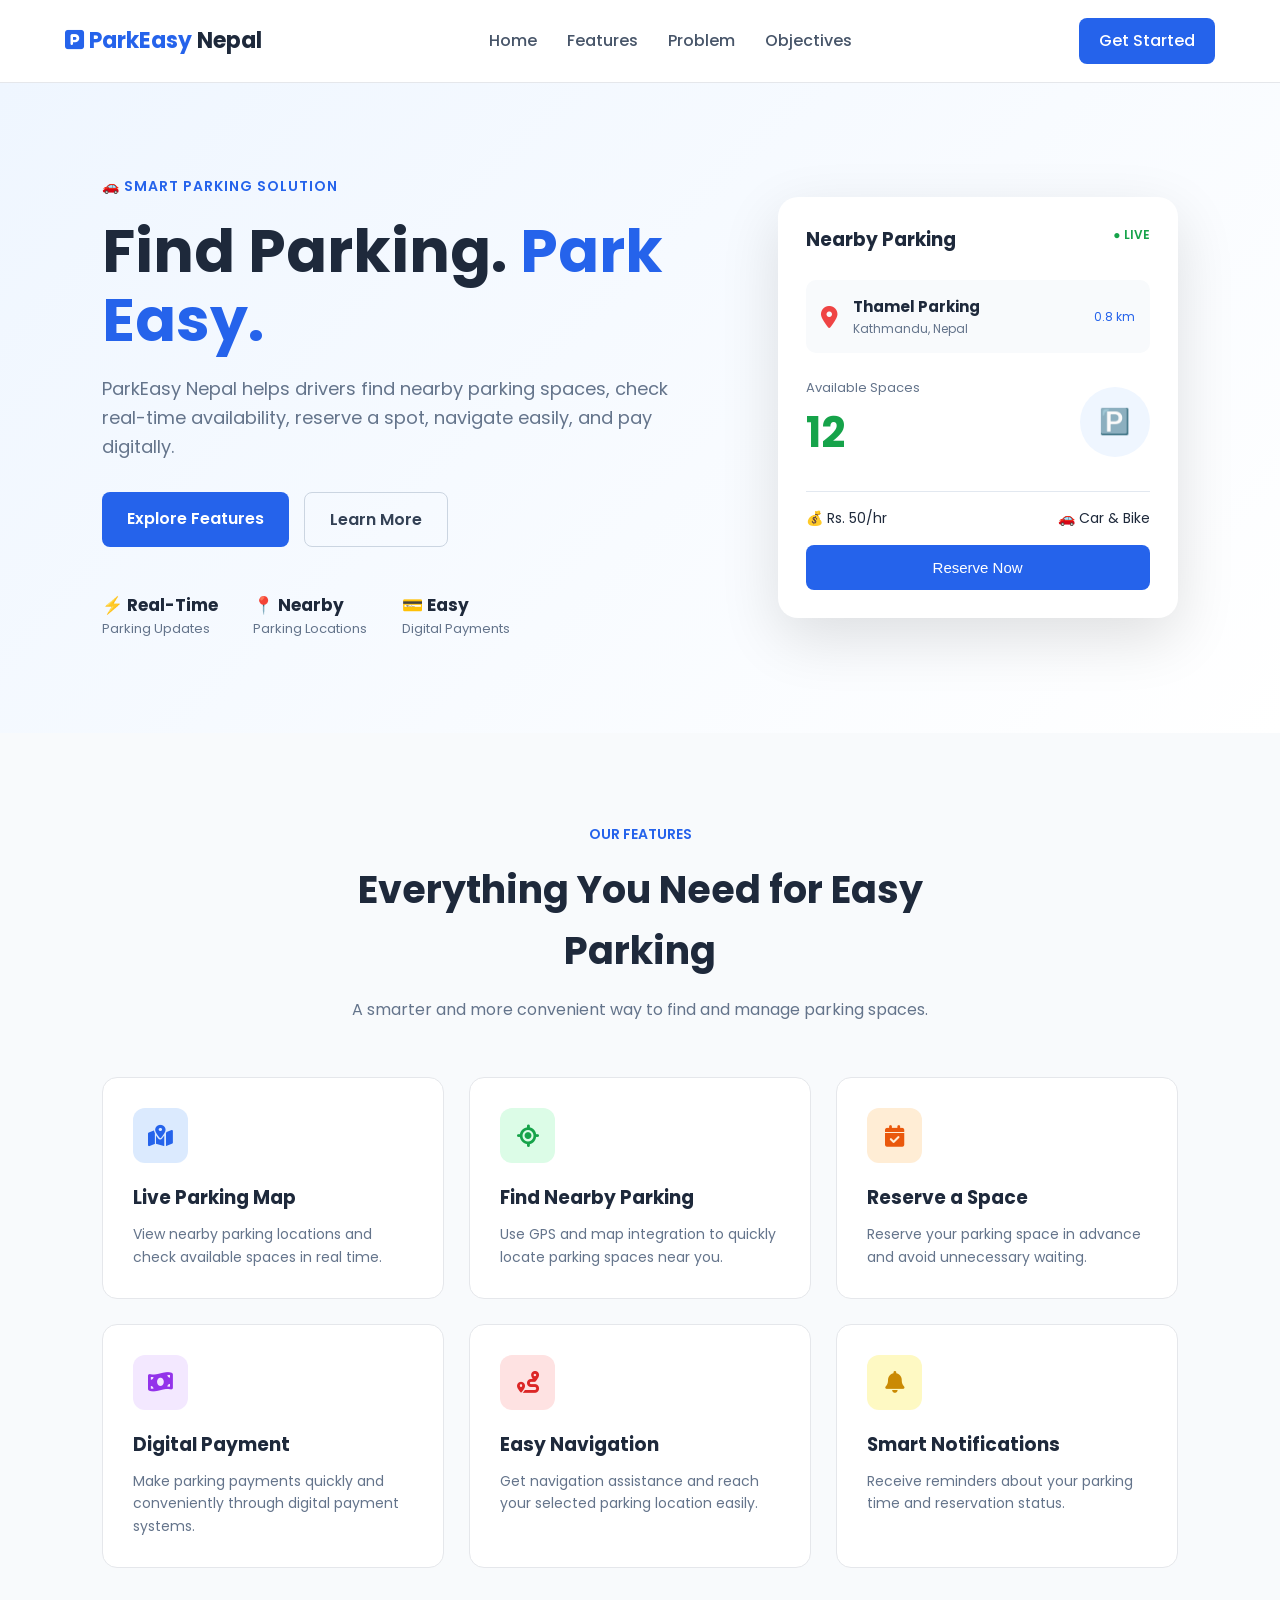
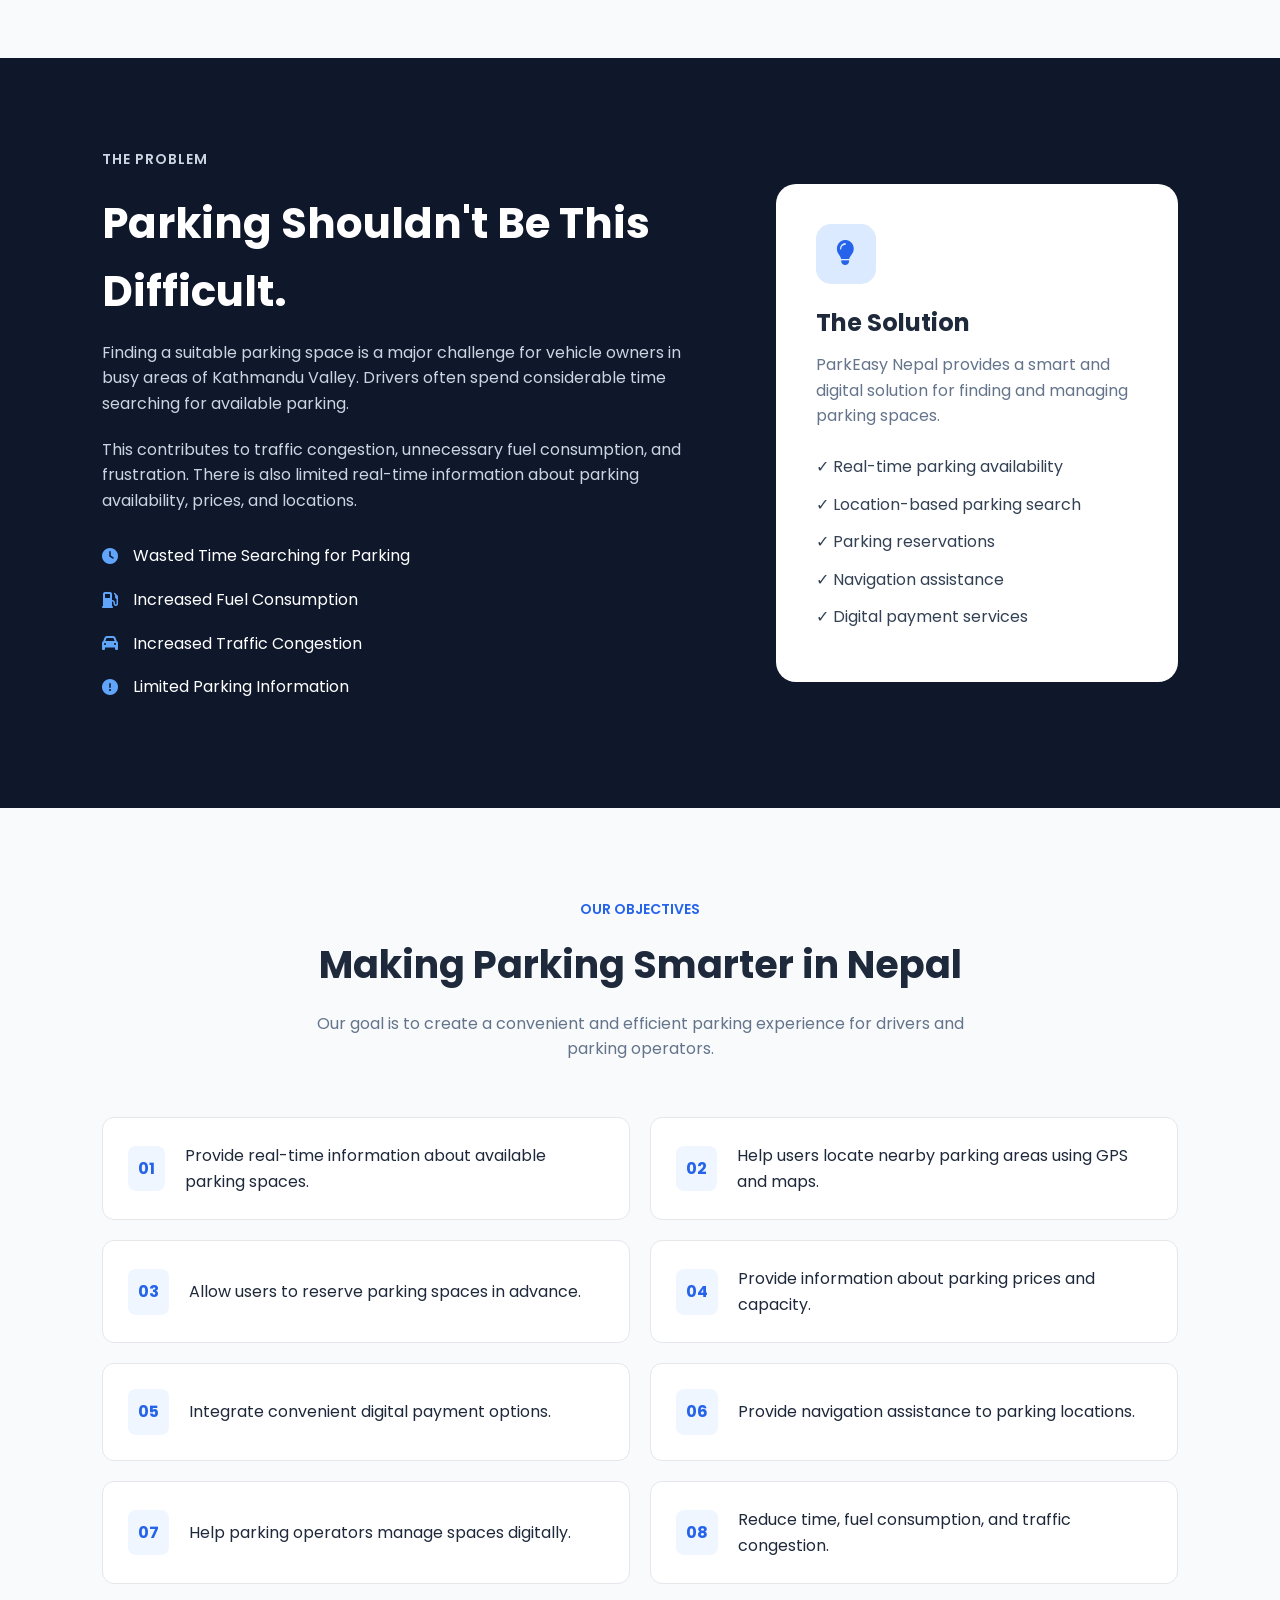
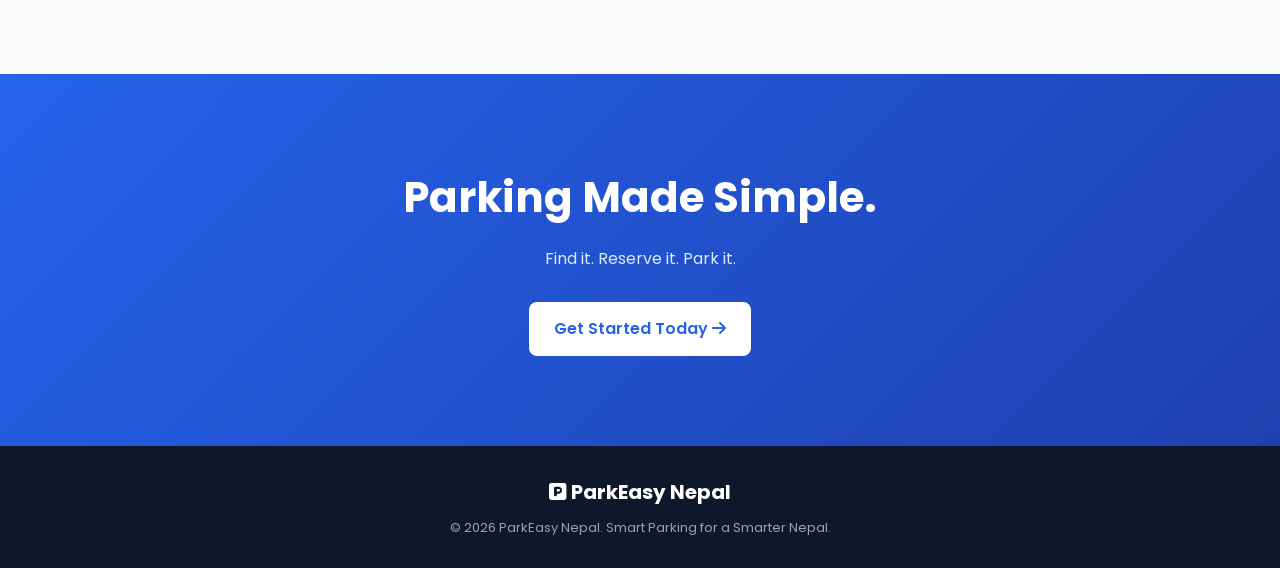
<file: index.html>
<!DOCTYPE html>
<html lang="en">
<head>
    <meta charset="UTF-8">
    <meta name="viewport" content="width=device-width, initial-scale=1.0">

    <title>ParkEasy Nepal | Smart Parking Made Easy</title>

    <link rel="stylesheet" href="style.css">

    <!-- Font Awesome Icons -->
    <link rel="stylesheet"
        href="https://cdnjs.cloudflare.com/ajax/libs/font-awesome/6.5.1/css/all.min.css">
</head>

<body>

    <!-- Navigation Bar -->
    <header>
        <nav class="navbar">

            <div class="logo">
                <i class="fa-solid fa-square-parking"></i>
                ParkEasy <span>Nepal</span>
            </div>

            <ul class="nav-links">
                <li><a href="#home">Home</a></li>
                <li><a href="#features">Features</a></li>
                <li><a href="#problem">Problem</a></li>
                <li><a href="#objectives">Objectives</a></li>
            </ul>

            <a href="#download" class="nav-btn">Get Started</a>

        </nav>
    </header>


    <!-- Hero Section -->
    <section class="hero" id="home">

        <div class="hero-content">

            <p class="tag">🚗 SMART PARKING SOLUTION</p>

            <h1>
                Find Parking.
                <span>Park Easy.</span>
            </h1>

            <p class="hero-text">
                ParkEasy Nepal helps drivers find nearby parking spaces,
                check real-time availability, reserve a spot, navigate
                easily, and pay digitally.
            </p>

            <div class="hero-buttons">
                <a href="#features" class="primary-btn">
                    Explore Features
                </a>

                <a href="#problem" class="secondary-btn">
                    Learn More
                </a>
            </div>

            <div class="stats">

                <div>
                    <h3>⚡ Real-Time</h3>
                    <p>Parking Updates</p>
                </div>

                <div>
                    <h3>📍 Nearby</h3>
                    <p>Parking Locations</p>
                </div>

                <div>
                    <h3>💳 Easy</h3>
                    <p>Digital Payments</p>
                </div>

            </div>

        </div>


        <div class="hero-image">

            <div class="parking-card">

                <div class="card-header">
                    <h3>Nearby Parking</h3>
                    <span class="live">● LIVE</span>
                </div>

                <div class="parking-location">
                    <i class="fa-solid fa-location-dot"></i>

                    <div>
                        <h4>Thamel Parking</h4>
                        <p>Kathmandu, Nepal</p>
                    </div>

                    <span class="distance">0.8 km</span>
                </div>

                <div class="availability">

                    <div>
                        <p>Available Spaces</p>
                        <h2>12</h2>
                    </div>

                    <div class="circle">
                        🅿️
                    </div>

                </div>

                <div class="parking-info">
                    <span>💰 Rs. 50/hr</span>
                    <span>🚗 Car & Bike</span>
                </div>

                <button>Reserve Now</button>

            </div>

        </div>

    </section>


    <!-- Features Section -->
    <section class="features" id="features">

        <div class="section-title">

            <p>OUR FEATURES</p>

            <h2>Everything You Need for Easy Parking</h2>

            <span>
                A smarter and more convenient way to find and manage
                parking spaces.
            </span>

        </div>


        <div class="feature-grid">

            <div class="feature-card">

                <div class="icon blue">
                    <i class="fa-solid fa-map-location-dot"></i>
                </div>

                <h3>Live Parking Map</h3>

                <p>
                    View nearby parking locations and check available
                    spaces in real time.
                </p>

            </div>


            <div class="feature-card">

                <div class="icon green">
                    <i class="fa-solid fa-location-crosshairs"></i>
                </div>

                <h3>Find Nearby Parking</h3>

                <p>
                    Use GPS and map integration to quickly locate
                    parking spaces near you.
                </p>

            </div>


            <div class="feature-card">

                <div class="icon orange">
                    <i class="fa-solid fa-calendar-check"></i>
                </div>

                <h3>Reserve a Space</h3>

                <p>
                    Reserve your parking space in advance and avoid
                    unnecessary waiting.
                </p>

            </div>


            <div class="feature-card">

                <div class="icon purple">
                    <i class="fa-solid fa-money-bill-wave"></i>
                </div>

                <h3>Digital Payment</h3>

                <p>
                    Make parking payments quickly and conveniently
                    through digital payment systems.
                </p>

            </div>


            <div class="feature-card">

                <div class="icon red">
                    <i class="fa-solid fa-route"></i>
                </div>

                <h3>Easy Navigation</h3>

                <p>
                    Get navigation assistance and reach your selected
                    parking location easily.
                </p>

            </div>


            <div class="feature-card">

                <div class="icon yellow">
                    <i class="fa-solid fa-bell"></i>
                </div>

                <h3>Smart Notifications</h3>

                <p>
                    Receive reminders about your parking time and
                    reservation status.
                </p>

            </div>

        </div>

    </section>


    <!-- Problem Section -->
    <section class="problem" id="problem">

        <div class="problem-content">

            <div class="problem-text">

                <p class="section-tag">THE PROBLEM</p>

                <h2>Parking Shouldn't Be This Difficult.</h2>

                <p>
                    Finding a suitable parking space is a major challenge
                    for vehicle owners in busy areas of Kathmandu Valley.
                    Drivers often spend considerable time searching for
                    available parking.
                </p>

                <p>
                    This contributes to traffic congestion, unnecessary
                    fuel consumption, and frustration. There is also
                    limited real-time information about parking
                    availability, prices, and locations.
                </p>

                <div class="problem-points">

                    <div>
                        <i class="fa-solid fa-clock"></i>
                        <span>Wasted Time Searching for Parking</span>
                    </div>

                    <div>
                        <i class="fa-solid fa-gas-pump"></i>
                        <span>Increased Fuel Consumption</span>
                    </div>

                    <div>
                        <i class="fa-solid fa-car"></i>
                        <span>Increased Traffic Congestion</span>
                    </div>

                    <div>
                        <i class="fa-solid fa-circle-exclamation"></i>
                        <span>Limited Parking Information</span>
                    </div>

                </div>

            </div>


            <div class="solution-box">

                <div class="solution-icon">
                    <i class="fa-solid fa-lightbulb"></i>
                </div>

                <h2>The Solution</h2>

                <p>
                    ParkEasy Nepal provides a smart and digital solution
                    for finding and managing parking spaces.
                </p>

                <ul>
                    <li>✓ Real-time parking availability</li>
                    <li>✓ Location-based parking search</li>
                    <li>✓ Parking reservations</li>
                    <li>✓ Navigation assistance</li>
                    <li>✓ Digital payment services</li>
                </ul>

            </div>

        </div>

    </section>


    <!-- Objectives Section -->
    <section class="objectives" id="objectives">

        <div class="section-title">

            <p>OUR OBJECTIVES</p>

            <h2>Making Parking Smarter in Nepal</h2>

            <span>
                Our goal is to create a convenient and efficient parking
                experience for drivers and parking operators.
            </span>

        </div>


        <div class="objective-grid">

            <div class="objective-card">
                <span>01</span>
                <p>Provide real-time information about available parking spaces.</p>
            </div>

            <div class="objective-card">
                <span>02</span>
                <p>Help users locate nearby parking areas using GPS and maps.</p>
            </div>

            <div class="objective-card">
                <span>03</span>
                <p>Allow users to reserve parking spaces in advance.</p>
            </div>

            <div class="objective-card">
                <span>04</span>
                <p>Provide information about parking prices and capacity.</p>
            </div>

            <div class="objective-card">
                <span>05</span>
                <p>Integrate convenient digital payment options.</p>
            </div>

            <div class="objective-card">
                <span>06</span>
                <p>Provide navigation assistance to parking locations.</p>
            </div>

            <div class="objective-card">
                <span>07</span>
                <p>Help parking operators manage spaces digitally.</p>
            </div>

            <div class="objective-card">
                <span>08</span>
                <p>Reduce time, fuel consumption, and traffic congestion.</p>
            </div>

        </div>

    </section>


    <!-- Call to Action -->
    <section class="cta" id="download">

        <h2>Parking Made Simple.</h2>

        <p>
            Find it. Reserve it. Park it.
        </p>

        <a href="#" class="primary-btn">
            Get Started Today
            <i class="fa-solid fa-arrow-right"></i>
        </a>

    </section>


    <!-- Footer -->
    <footer>

        <div class="footer-logo">
            <i class="fa-solid fa-square-parking"></i>
            ParkEasy Nepal
        </div>

        <p>
            © 2026 ParkEasy Nepal. Smart Parking for a Smarter Nepal.
        </p>

    </footer>

</body>
</html>
</file>
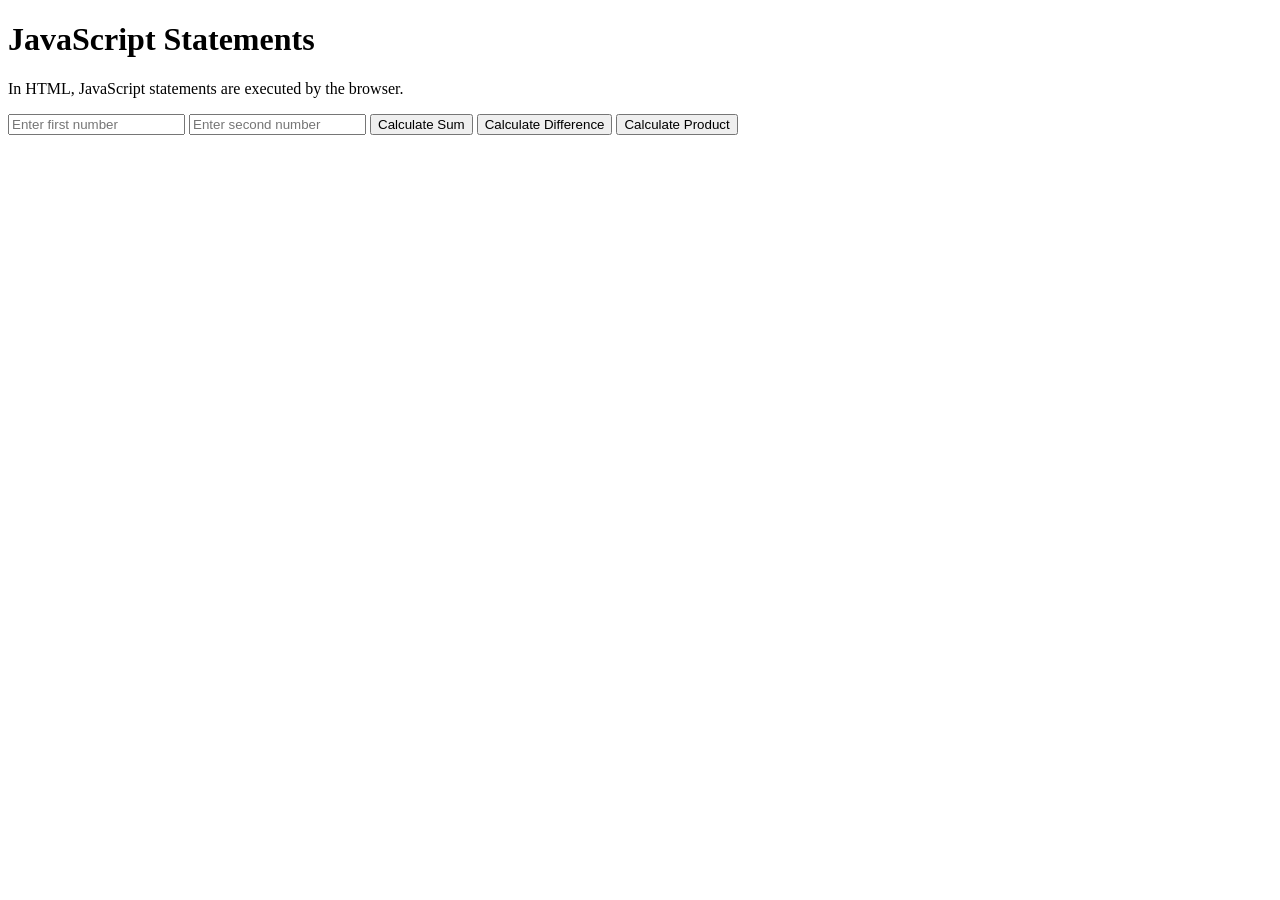
<file: javascript.html>
<!DOCTYPE html>
<html>
   <head>
      <title>JavaScript Sum</title>
      <script src="javascript.js"></script>
   </head>
   <body>
      <h1>JavaScript Statements</h1>
      <p>In HTML, JavaScript statements are executed by the browser.</p>

      <input type="text" id="number 1" placeholder="Enter first number">
      <input type="text" id="number 2" placeholder="Enter second number">
      
      <button onclick="sum()">Calculate Sum</button>
      <button onclick="difference()">Calculate Difference</button>
      <button onclick="product()">Calculate Product</button>

      <p id="result"></p>
 

   </body>
   </html>
</file>
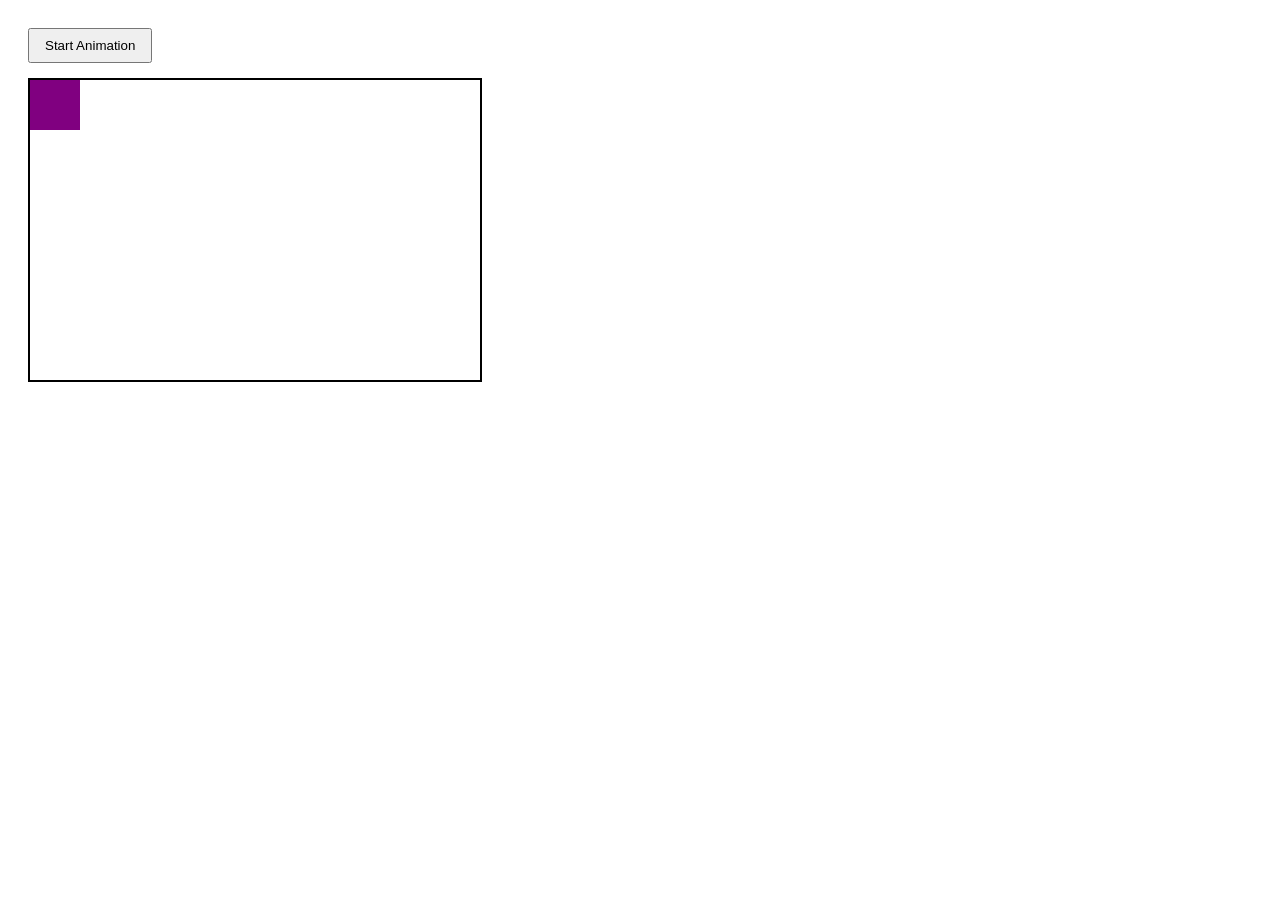
<file: Week 3/animation.html>
<!DOCTYPE html>
<html>
<head>
    <title>jQuery Box Animation</title>

    <script src="https://ajax.googleapis.com/ajax/libs/jquery/3.7.1/jquery.min.js"></script>

    <style>
        body {
            font-family: Arial;
            padding: 20px;
        }

        button {
            padding: 8px 15px;
            margin-bottom: 15px;
        }

        .container {
            width: 450px;
            height: 300px;
            border: 2px solid black;
            position: relative;
        }

        #box {
            width: 50px;
            height: 50px;
            background: purple;
            position: absolute;
            top: 0;
            left: 0;
        }
    </style>
</head>

<body>

    <button id="start">Start Animation</button>

    <div class="container">
        <div id="box"></div>
    </div>

    <script>
        $(document).ready(function () {

            $("#start").click(function () {

                $("#box")
                    .animate({ top: "250px" }, 1000, function () {
                        $(this).css("background", "blue");
                    })

                    .animate({ left: "400px" }, 1000, function () {
                        $(this).css("background", "green");
                    })

                    .animate({ top: "0px" }, 1000, function () {
                        $(this).css("background", "orange");
                    })

                    .animate({ left: "0px" }, 1000, function () {
                        $(this).css("background", "red");
                    });

            });

        });
    </script>

</body>
</html>
</file>
<file: style.css>
/* Google Font */
@import url('https://fonts.googleapis.com/css2?family=Poppins:wght@400;500;600;700;800&display=swap');


/* Reset */

* {
    margin: 0;
    padding: 0;
    box-sizing: border-box;
}


/* Body */

body {
    font-family: "Poppins", sans-serif;
    background-color: #f8fafc;
    color: #1e293b;
    line-height: 1.6;
}


/* Navigation */

header {
    background: white;
    position: sticky;
    top: 0;
    z-index: 100;
    border-bottom: 1px solid #e5e7eb;
}


.navbar {
    max-width: 1200px;
    margin: auto;
    padding: 18px 25px;

    display: flex;
    justify-content: space-between;
    align-items: center;
}


.logo {
    font-size: 22px;
    font-weight: 700;
    color: #2563eb;
}


.logo span {
    color: #1e293b;
}


.nav-links {
    display: flex;
    list-style: none;
    gap: 30px;
}


.nav-links a {
    text-decoration: none;
    color: #475569;
    font-weight: 500;
}


.nav-links a:hover {
    color: #2563eb;
}


.nav-btn {
    background: #2563eb;
    color: white;
    text-decoration: none;
    padding: 10px 20px;
    border-radius: 8px;
    font-weight: 500;
}


/* Hero Section */

.hero {
    min-height: 650px;
    padding: 90px 8%;

    display: flex;
    align-items: center;
    justify-content: space-between;
    gap: 70px;

    background:
        linear-gradient(
            135deg,
            #eff6ff,
            #ffffff
        );
}


.hero-content {
    max-width: 600px;
}


.tag,
.section-tag {
    color: #2563eb;
    font-weight: 600;
    font-size: 14px;
    letter-spacing: 1px;
}


.hero h1 {
    font-size: 60px;
    line-height: 1.15;
    margin: 20px 0;
}


.hero h1 span {
    color: #2563eb;
}


.hero-text {
    font-size: 18px;
    color: #64748b;
    margin-bottom: 30px;
}


.hero-buttons {
    display: flex;
    gap: 15px;
}


.primary-btn {
    display: inline-block;
    background: #2563eb;
    color: white;

    padding: 14px 25px;
    border-radius: 8px;

    text-decoration: none;
    font-weight: 600;

    transition: 0.3s;
}


.primary-btn:hover {
    background: #1d4ed8;
    transform: translateY(-2px);
}


.secondary-btn {
    display: inline-block;

    border: 1px solid #cbd5e1;
    color: #334155;

    padding: 14px 25px;
    border-radius: 8px;

    text-decoration: none;
    font-weight: 600;
}


/* Stats */

.stats {
    display: flex;
    gap: 35px;
    margin-top: 45px;
}


.stats h3 {
    font-size: 17px;
}


.stats p {
    font-size: 13px;
    color: #64748b;
}


/* Hero Parking Card */

.hero-image {
    min-width: 400px;
}


.parking-card {
    background: white;

    padding: 28px;
    border-radius: 20px;

    box-shadow:
        0 20px 60px rgba(0, 0, 0, 0.12);
}


.card-header {
    display: flex;
    justify-content: space-between;
    margin-bottom: 25px;
}


.live {
    color: #16a34a;
    font-size: 12px;
    font-weight: 600;
}


.parking-location {
    display: flex;
    align-items: center;
    gap: 15px;

    background: #f8fafc;
    padding: 15px;
    border-radius: 10px;
}


.parking-location i {
    color: #ef4444;
    font-size: 22px;
}


.parking-location h4 {
    font-size: 15px;
}


.parking-location p {
    font-size: 12px;
    color: #64748b;
}


.distance {
    margin-left: auto;
    font-size: 12px;
    color: #2563eb;
}


.availability {
    display: flex;
    justify-content: space-between;
    align-items: center;

    margin: 25px 0;
}


.availability p {
    font-size: 13px;
    color: #64748b;
}


.availability h2 {
    font-size: 42px;
    color: #16a34a;
}


.circle {
    background: #eff6ff;
    width: 70px;
    height: 70px;

    display: flex;
    justify-content: center;
    align-items: center;

    border-radius: 50%;
    font-size: 25px;
}


.parking-info {
    display: flex;
    justify-content: space-between;

    padding: 15px 0;
    border-top: 1px solid #e2e8f0;

    font-size: 14px;
}


.parking-card button {
    width: 100%;

    background: #2563eb;
    color: white;

    border: none;
    padding: 14px;

    border-radius: 8px;
    font-size: 15px;

    cursor: pointer;
}


/* General Section */

section {
    padding: 90px 8%;
}


.section-title {
    text-align: center;
    max-width: 700px;
    margin: auto;
}


.section-title p {
    color: #2563eb;
    font-size: 14px;
    font-weight: 600;
}


.section-title h2 {
    font-size: 38px;
    margin: 15px 0;
}


.section-title span {
    color: #64748b;
}


/* Features */

.feature-grid {

    max-width: 1200px;
    margin: 55px auto 0;

    display: grid;

    grid-template-columns:
        repeat(3, 1fr);

    gap: 25px;
}


.feature-card {

    background: white;

    padding: 30px;

    border-radius: 15px;

    border: 1px solid #e5e7eb;

    transition: 0.3s;
}


.feature-card:hover {
    transform: translateY(-7px);

    box-shadow:
        0 15px 40px rgba(0,0,0,0.08);
}


.feature-card h3 {
    margin: 20px 0 10px;
}


.feature-card p {
    color: #64748b;
    font-size: 14px;
}


/* Icons */

.icon {

    width: 55px;
    height: 55px;

    display: flex;
    align-items: center;
    justify-content: center;

    border-radius: 12px;

    font-size: 22px;
}


.blue {
    background: #dbeafe;
    color: #2563eb;
}


.green {
    background: #dcfce7;
    color: #16a34a;
}


.orange {
    background: #ffedd5;
    color: #ea580c;
}


.purple {
    background: #f3e8ff;
    color: #9333ea;
}


.red {
    background: #fee2e2;
    color: #dc2626;
}


.yellow {
    background: #fef9c3;
    color: #ca8a04;
}


/* Problem Section */

.problem {
    background: #0f172a;
    color: white;
}


.problem-content {

    max-width: 1200px;
    margin: auto;

    display: grid;

    grid-template-columns:
        1.2fr 0.8fr;

    gap: 70px;

    align-items: center;
}


.problem-text h2 {
    font-size: 42px;
    margin: 15px 0;
}


.problem-text > p {
    color: #cbd5e1;
    margin-bottom: 20px;
}


/* Problem Points */

.problem-points {
    margin-top: 30px;
}


.problem-points div {

    display: flex;
    align-items: center;

    gap: 15px;

    margin-bottom: 18px;
}


.problem-points i {
    color: #60a5fa;
}


/* Solution Box */

.solution-box {

    background: white;
    color: #1e293b;

    padding: 40px;

    border-radius: 20px;
}


.solution-icon {

    width: 60px;
    height: 60px;

    background: #dbeafe;
    color: #2563eb;

    display: flex;
    justify-content: center;
    align-items: center;

    border-radius: 15px;

    font-size: 25px;
}


.solution-box h2 {
    margin: 20px 0 10px;
}


.solution-box p {
    color: #64748b;
}


.solution-box ul {

    list-style: none;

    margin-top: 25px;
}


.solution-box li {

    margin-bottom: 12px;

    color: #334155;
}


/* Objectives */

.objectives {
    background: #f8fafc;
}


.objective-grid {

    max-width: 1100px;
    margin: 55px auto 0;

    display: grid;

    grid-template-columns:
        repeat(2, 1fr);

    gap: 20px;
}


.objective-card {

    background: white;

    padding: 25px;

    display: flex;
    align-items: center;

    gap: 20px;

    border-radius: 12px;

    border: 1px solid #e5e7eb;
}


.objective-card span {

    background: #eff6ff;

    color: #2563eb;

    padding: 10px;

    border-radius: 8px;

    font-weight: 700;
}


/* CTA */

.cta {

    text-align: center;

    background:
        linear-gradient(
            135deg,
            #2563eb,
            #1e40af
        );

    color: white;
}


.cta h2 {
    font-size: 42px;
}


.cta p {
    margin: 15px 0 30px;
    color: #dbeafe;
}


.cta .primary-btn {
    background: white;
    color: #2563eb;
}


/* Footer */

footer {

    background: #0f172a;

    color: white;

    text-align: center;

    padding: 30px;
}


.footer-logo {

    font-size: 20px;

    font-weight: 700;

    margin-bottom: 10px;
}


footer p {
    font-size: 13px;
    color: #94a3b8;
}


/* Responsive Design */

@media (max-width: 900px) {

    .hero {
        flex-direction: column;
        text-align: center;
    }


    .hero-buttons,
    .stats {
        justify-content: center;
    }


    .feature-grid {
        grid-template-columns:
            repeat(2, 1fr);
    }


    .problem-content {
        grid-template-columns: 1fr;
    }


    .nav-links {
        display: none;
    }

}


@media (max-width: 600px) {

    .hero h1 {
        font-size: 42px;
    }


    .hero-image {
        min-width: auto;
        width: 100%;
    }


    .feature-grid {
        grid-template-columns: 1fr;
    }


    .objective-grid {
        grid-template-columns: 1fr;
    }


    .stats {
        flex-direction: column;
        gap: 15px;
    }


    .navbar {
        padding: 15px;
    }


    .nav-btn {
        display: none;
    }


    section {
        padding: 70px 6%;
    }

}
</file>
